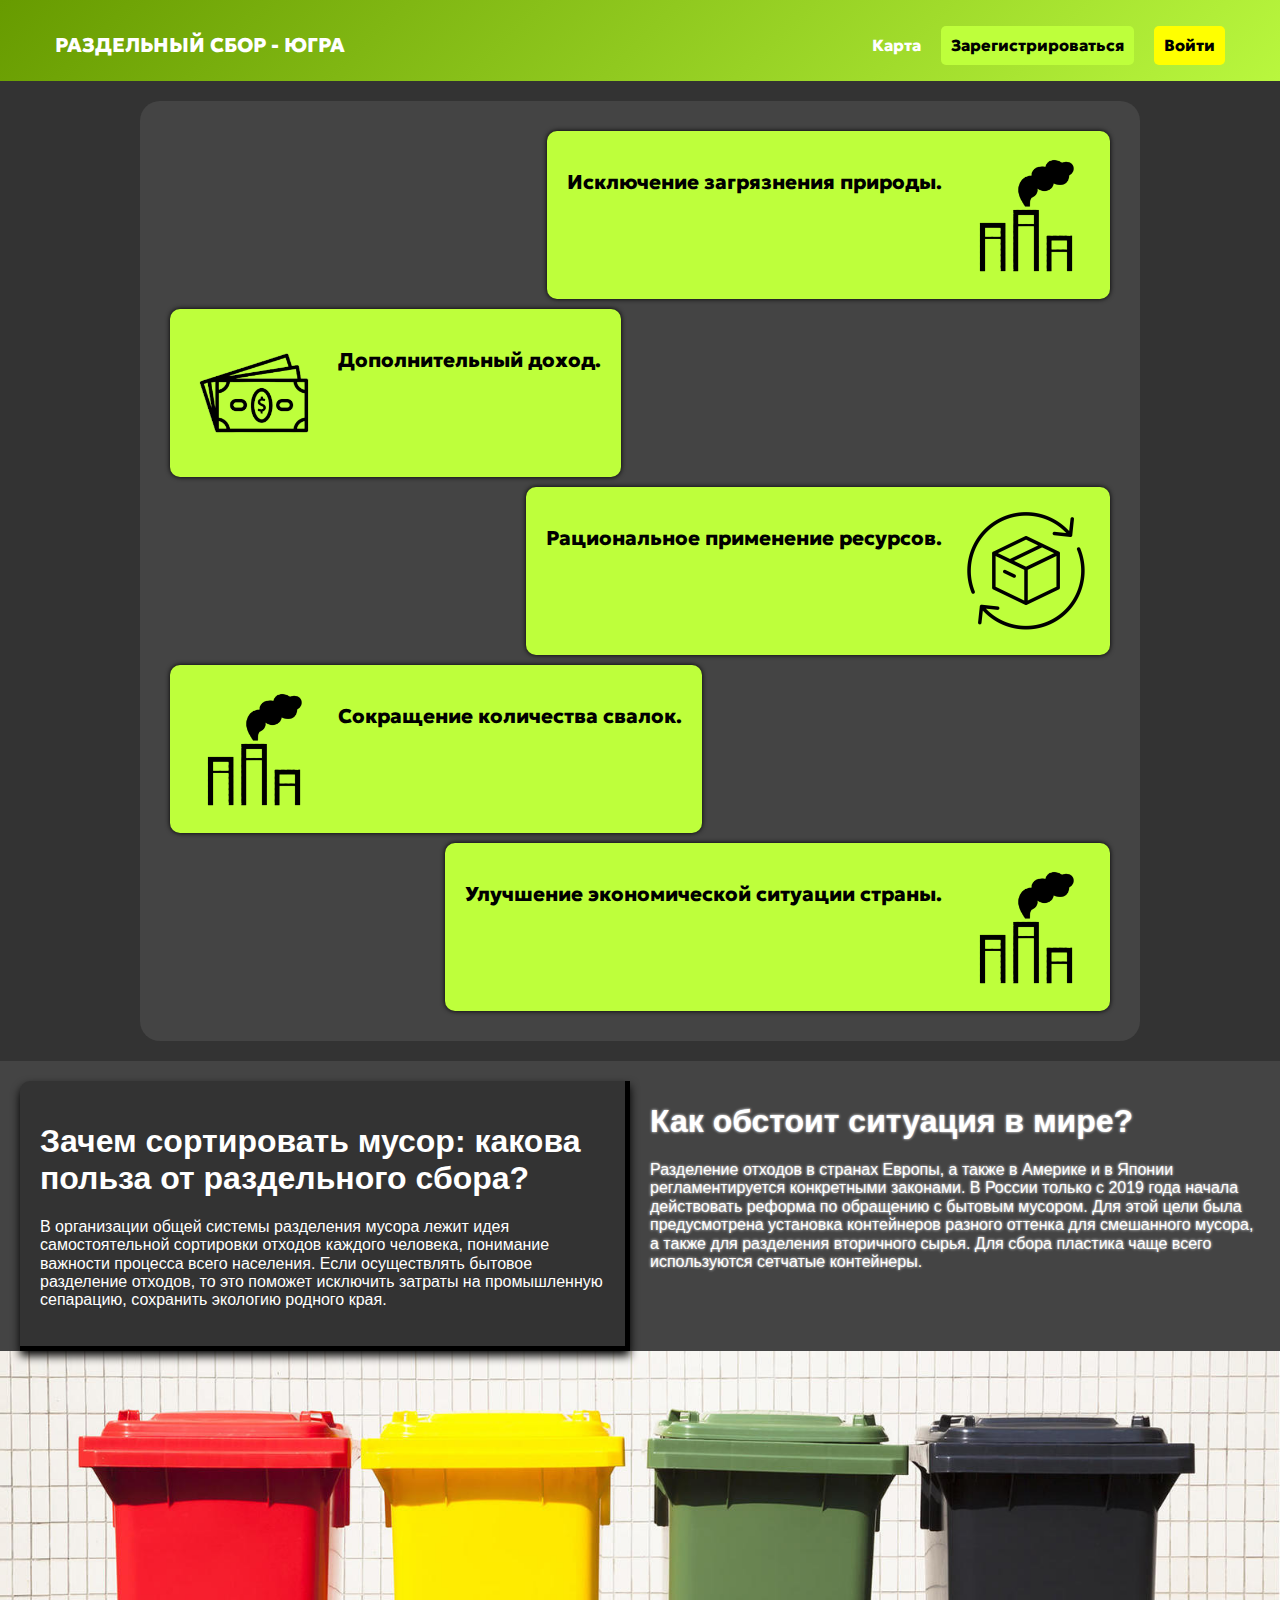
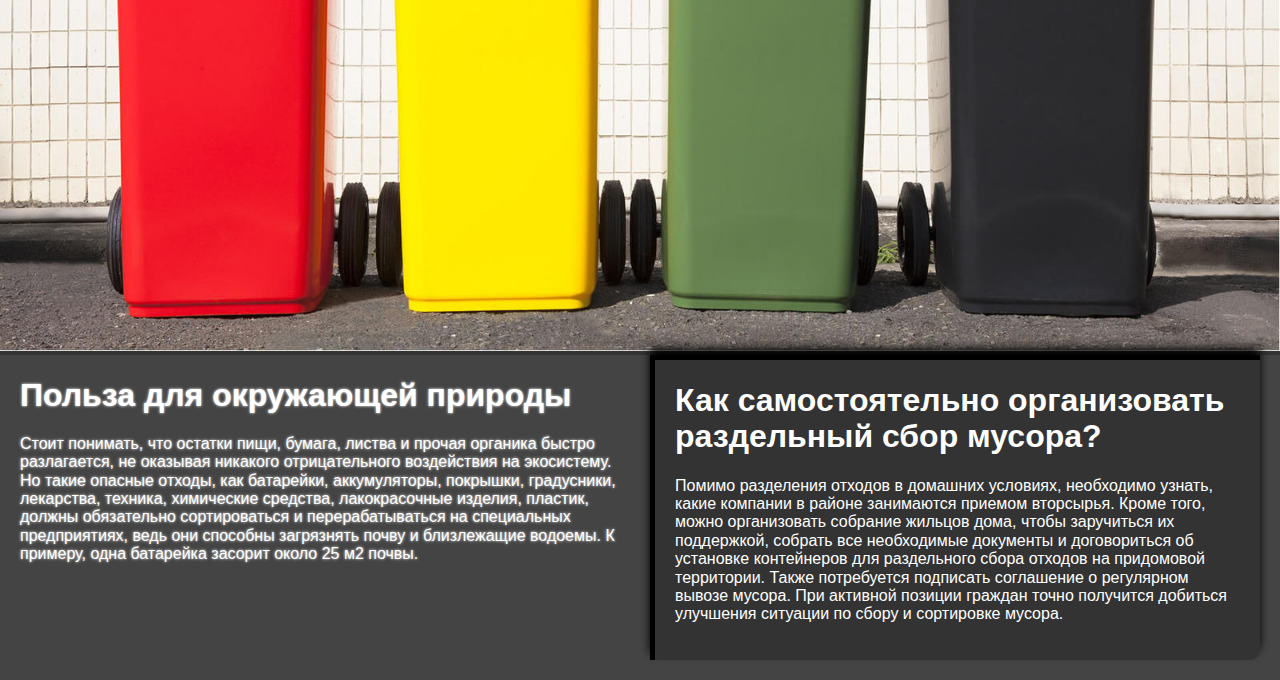
<file: template/index.html>
<!DOCTYPE html>
<html lang="en">
    <head>
        <meta charset="UTF-8">
        <meta name="viewport" content="width=device-width, initial-scale=1.0">
        <title>Сайт Раздельный Сбор</title>
        <link rel="stylesheet" href="../static/css/header.css">
        <link rel="stylesheet" href="../static/css/normalize.css">
        <link rel="stylesheet" href="../static/css/main_index.css">
        <link rel="preconnect" href="https://fonts.googleapis.com">
        <link rel="preconnect" href="https://fonts.gstatic.com" crossorigin>
        <link href="https://fonts.googleapis.com/css2?family=Arbutus&family=Bevan:ital@0;1&family=Geologica:wght@100..900&display=swap" rel="stylesheet">
        <script defer src="../js/burger.js"></script>
    </head>
    <body>
        <div class="body-wraper">
            <header class="header open">
                <div class="container header__container">
                    <a href="../template/index.html" target="_self" class="logo">
                        Раздельный сбор - Югра<!-- <img class="logo__img" src="/img/logo.svg" alt="Логотип"> -->
                    </a>
    
                    <button class="header__burger-btn" id="burger">
                        <span></span><span></span><span></span>
                    </button>
    
                    <nav class="menu" id="menu">
                        <ul class="menu__list">
                            <!-- <li class="menu__item">
                                <a class="menu__link" target="_self" href="../">
                                    Точки сбора
                                </a>
                            </li> -->
                            <li class="menu__item">
                                <a class="menu__link" href="../template/map.html" target="_self">
                                    Карта
                                </a>
                            </li>
                            <li class="menu__item">
                                <a class="menu__link" href="../template/register.html" target="_self">
                                    Зарегистрироваться
                                </a>
                            </li>
                            <li class="menu__item">
                                <a class="menu__link" href="../template/login.html" target="_self">
                                    Войти
                                </a>
                            </li>
                        </ul>
                    </nav>
                </div>
            </header>
            <main>
                <div class="info_plus">
                    <div class="add_plus one">
                        <div class="plus-text">
                            <p>
                                Исключение загрязнения природы.
                            </p>
                        </div>
                        <div class="plus-image"></div>
                        
                    </div>
                    <div class="add_plus two">
                        <div class="plus-image"></div>
                        <div class="plus-text">
                            <p>
                                Дополнительный доход.
                            </p>
                        </div>
                    </div>
                    <div class="add_plus three">

                        <div class="plus-text">
                            <p>
                                Рациональное применение ресурсов.
                            </p>
                        </div>

                        <div class="plus-image"></div>
                        
                    </div>
                    <div class="add_plus four">
                        <div class="plus-image"></div>
                    
                        <div class="plus-text">
                            <p>
                                Сокращение количества свалок.
                            </p>
                        </div>
    
                    </div>
                    <div class="add_plus five">
                        <div class="plus-text">
                            <p>
                                Улучшение экономической ситуации страны.
                            </p>
                        </div>
                        <div class="plus-image"></div>
                    </div>
                </div>
                <div class="two_quastion">
                    <div class="block_main_quastion">
                        <h1>Зачем сортировать мусор: какова польза от раздельного сбора?</h1>
                        <p>В организации общей системы разделения мусора лежит идея самостоятельной сортировки отходов каждого человека, понимание важности процесса всего населения.
                            Если осуществлять бытовое разделение отходов, то это поможет исключить затраты на промышленную сепарацию, сохранить экологию родного края.</p>
                    </div>
                    <div class="block_second_quastion">
                        <h1>Как обстоит ситуация в мире?</h1>
                        <p>Разделение отходов в странах Европы, а также в Америке и в Японии регламентируется конкретными законами. В России только с 2019 года начала действовать реформа по обращению с бытовым мусором. Для этой цели была предусмотрена установка контейнеров разного оттенка для смешанного мусора, а также для разделения вторичного сырья. Для сбора пластика чаще всего используются сетчатые контейнеры.</p>
                    </div>
                </div>
                <div class="image_util"><img src="../static/img/утилизация.jpg"></div>
                <div class="ttwo_quastion">
                    <div class="block_second_quastion">
                        <h1>Польза для окружающей природы</h1>
                        <p>Стоит понимать, что остатки пищи, бумага, листва и прочая органика быстро разлагается, не оказывая никакого отрицательного воздействия на экосистему. Но такие опасные отходы, как батарейки, аккумуляторы, покрышки, градусники, лекарства, техника, химические средства, лакокрасочные изделия, пластик, должны обязательно сортироваться и перерабатываться на специальных предприятиях, ведь они способны загрязнять почву и близлежащие водоемы. К примеру, одна батарейка засорит около 25 м2 почвы.</p>
    
                    </div>
                    <div class="block_main_quastion">
                        <h1>Как самостоятельно организовать раздельный сбор мусора?</h1>
                        <p>Помимо разделения отходов в домашних условиях, необходимо узнать, какие компании в районе занимаются приемом вторсырья. Кроме того, можно организовать собрание жильцов дома, чтобы заручиться их поддержкой, собрать все необходимые документы и договориться об установке контейнеров для раздельного сбора отходов на придомовой территории. Также потребуется подписать соглашение о регулярном вывозе мусора. При активной позиции граждан точно получится добиться улучшения ситуации по сбору и сортировке мусора.</p>
                    </div>
                </div>
            </main>
        </div>
        
    </body>
</html>
</file>
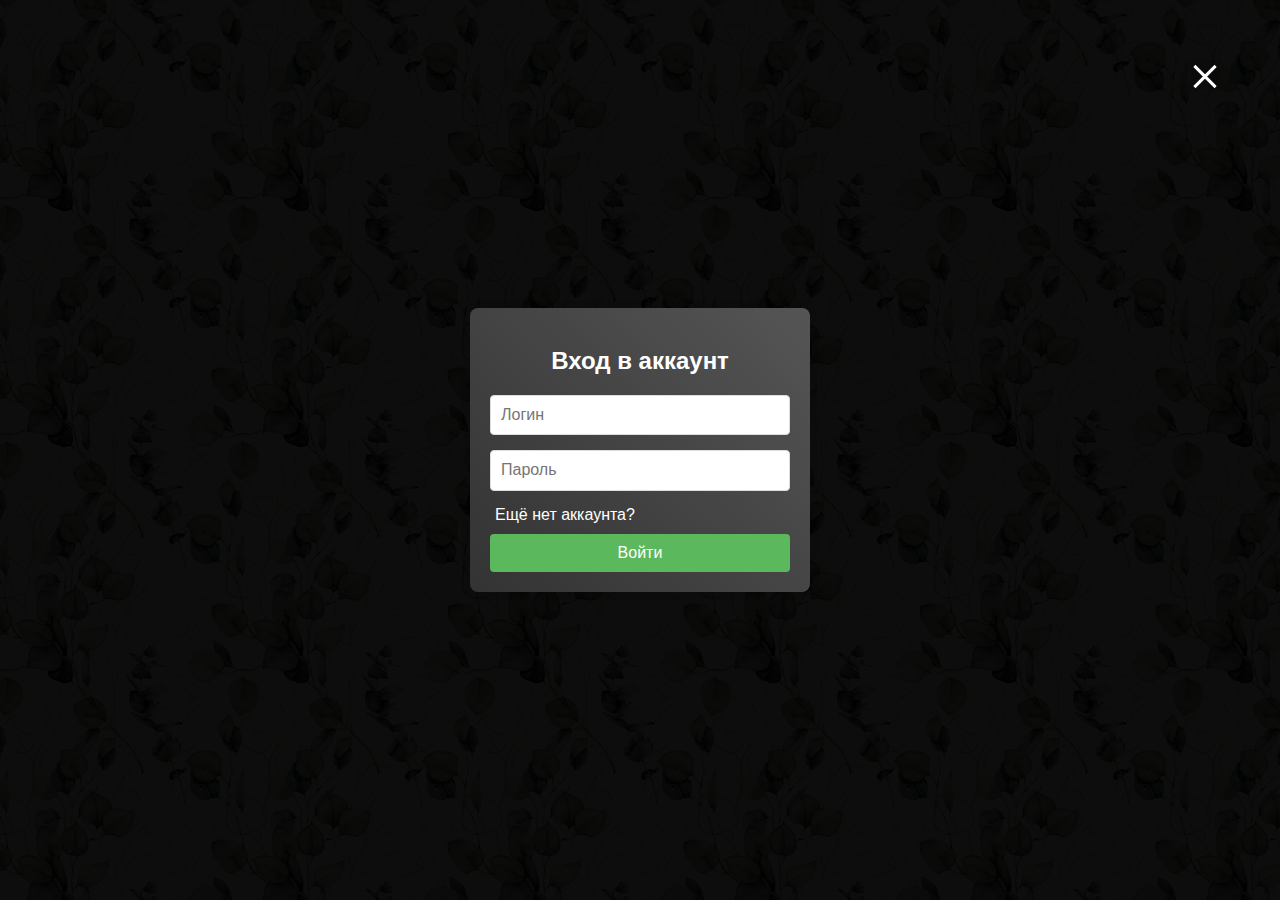
<file: template/login.html>
<!DOCTYPE html>
<html lang="en">
    <head>
        <meta charset="UTF-8">
        <meta name="viewport" content="width=device-width, initial-scale=1.0">
        <title>Сайт Раздельный Сбор</title>
        <link rel="stylesheet" href="../static/css/login.css">
        <link rel="stylesheet" href="../static/css/normalize.css">
        <link rel="preconnect" href="https://fonts.googleapis.com">
        <link rel="preconnect" href="https://fonts.gstatic.com" crossorigin>
        <link href="https://fonts.googleapis.com/css2?family=Arbutus&family=Bevan:ital@0;1&family=Geologica:wght@100..900&display=swap" rel="stylesheet">
    </head>
    <body>
        <form target="_self" action="../template/index.html" target="_blank">
            <button href="../template/index.html">
                <span></span><span></span>
            </button>
        </form>
        <div class="div_login">
            <div class="login-container">
                <h2>Вход в аккаунт</h2>
                <form action="#" method="post">
                    <input type="text" name="username" placeholder="Логин" required>
                    <input type="password" name="password" placeholder="Пароль" required>
                    <a class="exist_account" href="../template/register.html">Ещё нет аккаунта?</a>
                    <input type="submit" value="Войти">
                </form>
            </div>
        </div>
    </body>
</html>
</file>
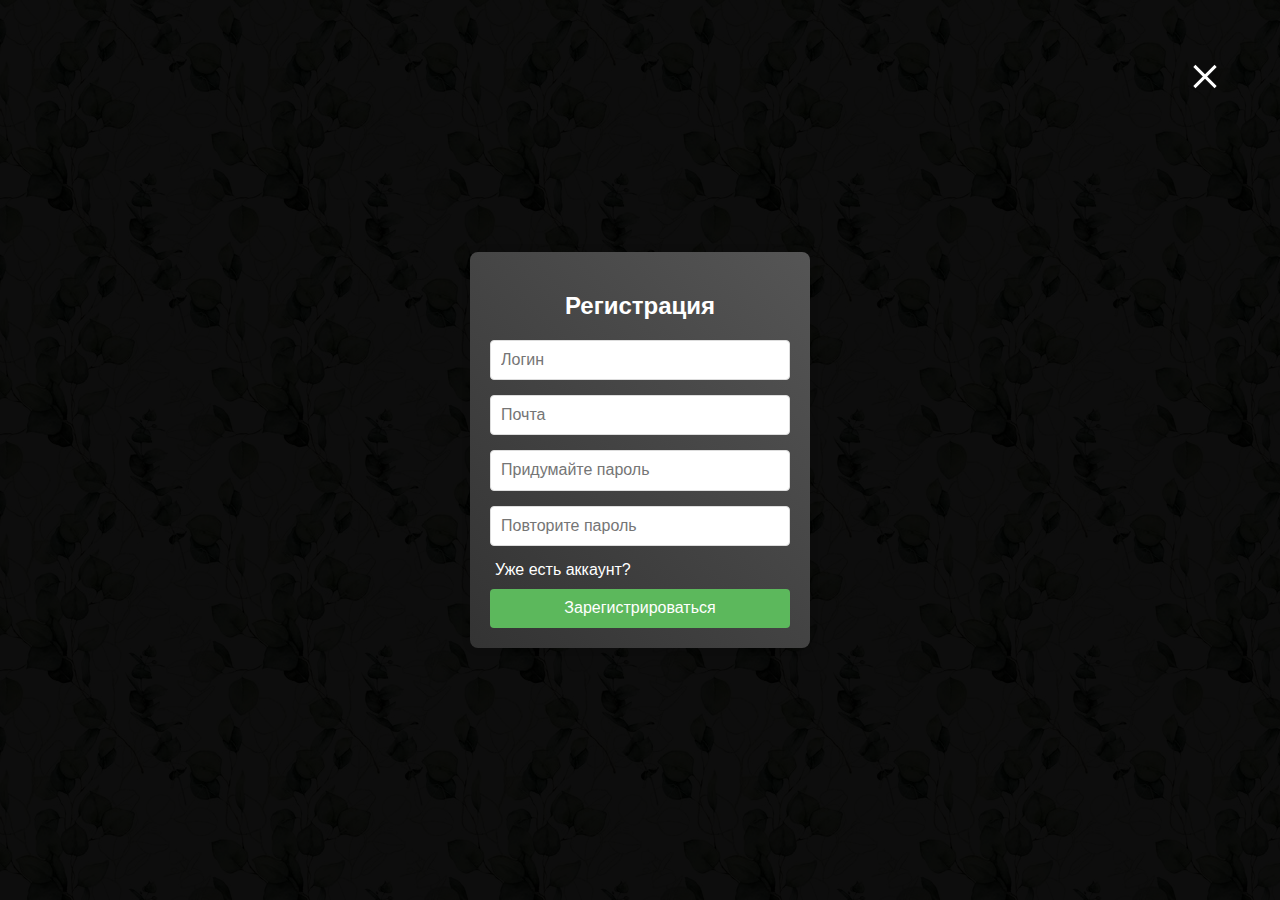
<file: template/register.html>
<!DOCTYPE html>
<html lang="en">
    <head>
        <meta charset="UTF-8">
        <meta name="viewport" content="width=device-width, initial-scale=1.0">
        <title>Сайт Раздельный Сбор</title>
        <link rel="stylesheet" href="../static/css/login.css">
        <link rel="stylesheet" href="../static/css/normalize.css">
        <link rel="preconnect" href="https://fonts.googleapis.com">
        <link rel="preconnect" href="https://fonts.gstatic.com" crossorigin>
        <link href="https://fonts.googleapis.com/css2?family=Arbutus&family=Bevan:ital@0;1&family=Geologica:wght@100..900&display=swap" rel="stylesheet">
    </head>
    <body>
        <form target="_self" action="../template/index.html" target="_blank">
            <button href="../template/index.html">
                <span></span><span></span>
            </button>
        </form>
        <div class="div_login">
            <div class="login-container">
                <h2>Регистрация</h2>
                <form action="#" method="post">
                    <input type="text" name="username" placeholder="Логин" required>
                    <input type="text" name="email" placeholder="Почта" required>
                    <input type="password" name="password" placeholder="Придумайте пароль" required>
                    <input type="password" name="password_repeat" placeholder="Повторите пароль" required>
                    <a href="../template/login.html" class="exist_account">Уже есть аккаунт?</a>
                    <input type="submit" value="Зарегистрироваться">
                </form>
            </div>
        </div>
    </body>
</html>
</file>
<file: static/css/header.css>
html {
    box-sizing: border-box;
}

*,
*::before,
*::after {
    box-sizing: inherit;
}

img {
    max-width: 100%;
}

body {
    font-family: Arial, Verdana, sans-serif;
}

.body-wraper {
    overflow: hidden;
    width: 100%;
    position: relative;
}

.container {
    max-width: 1200px;
    margin: 0 auto;
    padding: 0 15px;
}

.header {
    box-shadow: 0px 4px 1px rgba(34, 60, 80, 0.13);
    background: linear-gradient(135deg, #679B00, #B9F73E);
}



.header__container {
    display: flex;
    justify-content: space-between;
    align-items: center;
    padding-top: 10px;
}

.header__container {
    
}

.logo {
    display: block;
}

.logo {
    font-family: "Geologica", sans-serif;
    font-optical-sizing: auto;
    font-weight: 800;
    font-style: normal;
    font-size: 20px;
    font-variation-settings:
        "slnt" 0,
        "CRSV" 0,
        "SHRP" 0;
    text-decoration: none;
    color: #fff;
    text-transform: uppercase;
}

.header__burger-btn {
    display: none;
    position: relative;
    width: 40px;
    height: 40px;
    background-color: transparent;
    border: none;
    outline: none;
    z-index: 2;
    cursor: pointer;
    padding-bottom: 10px;
}

.header__burger-btn span {
    display: block;
    position: absolute;
    width: 30px;
    height: 3px;
    left: 5px;
    background-color: #fff;
    transition: background-color .3s, opacity .3s, transform .5s;
    will-change: transform;
}

.header__burger-btn:hover span {
    box-shadow: 0px 0px 5px #fff;
}

.header__burger-btn span:nth-child(1) {
    transform: translateY(-10px);
}

.header__burger-btn span:nth-child(2) {}

.header__burger-btn span:nth-child(3) {
    transform: translateY(10px);
}


/* Крестик */

.header.open .header__burger-btn span {
    background-color: white;
}

.header.open .header__burger-btn span:nth-child(1) {
    transform: translateY(0) rotate(45deg);
}

.header.open .header__burger-btn span:nth-child(2) {
    opacity: 0;
}

.header.open .header__burger-btn span:nth-child(3) {
    transform: translateY(0) rotate(-45deg);
}

.menu__list {
    display: flex;
    align-items: center;
    list-style-type: none;
}

.menu__item:not(:last-child) {
    margin-right: 20px;
}

.menu__link {
    font-family: "Geologica", sans-serif;
    font-optical-sizing: auto;
    font-weight: 800;
    font-style: normal;
    font-size: 16px;
    font-variation-settings:
        "slnt" 0,
        "CRSV" 0,
        "SHRP" 0;
    text-decoration: none;
    color: #fff;
    padding-bottom: 24px;
}

.menu__item:nth-child(3) {
    border-radius: 5px;
    padding: 10px;
    background-color: #ffff00;
}

.menu__item:nth-child(3) .menu__link {
    color: #000;
}

.menu__item:nth-child(3) .menu__link:hover {
    text-shadow: none;
    border: none;
}

.menu__item:nth-child(3):hover {
    box-shadow: 0px 0px 5px #ffff00;
}

.menu__item:nth-child(2) {
    border-radius: 5px;
    padding: 10px;
    background-color: #beff3b;
}

.menu__item:nth-child(2) .menu__link {
    color: #000;
}

.menu__item:nth-child(2) .menu__link:hover {
    text-shadow: none;
    border: none;
}

.menu__item:nth-child(2):hover {
    box-shadow: 0px 0px 5px #beff3b;
}

.menu__link:hover {
    text-shadow: 0px 0px 5px #fff;
    border-bottom: 3px solid #fff;
}

@media (max-width: 992px) {
    .header__burger-btn {
        display: block;
        position: relative;
    }
    .menu {
        position: fixed;
        right: -350px;
        top: 0;
        width: 350px;
        padding: 75px 20px 20px 20px;
        background: #97C43E;
        visibility: hidden;
        transition: transform .5s, visibility .5s;
        will-change: transform;
        height: 100vh;
        z-index: 1;
    }
    .menu__list {
        display: block;
    }
    .menu__item:not(:last-child) {
        margin-right: 0;
    }
    .menu__link:hover {
        border: none;
    }
    .menu__item:nth-child(2) {
        font-family: "Geologica", sans-serif;
        font-optical-sizing: auto;
        font-weight: 800;
        font-style: normal;
        font-size: 16px;
        border: none;
        background: none;
        font-variation-settings:
            "slnt" 0,
            "CRSV" 0,
            "SHRP" 0;
        text-decoration: none;
        color: #fff;
        padding: 0px;
        padding-bottom: 13px;    
    }
    .menu__item:nth-child(2):hover {
        box-shadow: none;
    }
    .menu__item:nth-child(2) .menu__link {
        color: #fff;
        padding-bottom: 0px;
    }
    .menu__item:nth-child(2) .menu__link:hover {
        text-shadow: 0px 0px 5px #fff;
    }

    .menu__item:nth-child(3) {
        font-family: "Geologica", sans-serif;
        font-optical-sizing: auto;
        font-weight: 800;
        font-style: normal;
        font-size: 16px;
        border: none;
        background: none;
        font-variation-settings:
            "slnt" 0,
            "CRSV" 0,
            "SHRP" 0;
        text-decoration: none;
        color: #fff;
        padding: 0px;   
    }
    .menu__item:nth-child(3):hover {
        box-shadow: none;
    }
    .menu__item:nth-child(3) .menu__link {
        color: #fff;
        padding-bottom: 0px;
    }
    .menu__item:nth-child(3) .menu__link:hover {
        text-shadow: 0px 0px 5px #fff;
    }

    .menu__link {
        color: white;
        font-size: 21px;
        display: block;
        padding: 10px;
    }
    .header.open .menu {
        transform: translateX(-100%);
        visibility: visible;
    }
}
</file>
<file: static/css/main_index.css>
main {
    width: 100vw;
    display: flex;
    flex-direction: column;
    align-items: center;
    justify-content: center;
    background-color: #333;
}

body::-webkit-scrollbar { width: 0; }

.info_plus {
    position: relative;
    display: flex;
    flex-direction: column;
    width: calc(100vw - 20px);
    max-width: 1000px;
    border-radius: 20px;
    margin: 20px 0px;
    padding: 30px;
    background-color:#444;
    gap: 10px;
}

.two, .four{
    display: flex;
    flex-direction: row;
    justify-content: start;
    align-self: start;
    gap: 20px;
}

.one, .three, .five {
    display: flex;
    flex-direction: row;
    justify-content: end;
    align-self: end;
    gap: 20px;
}

.plus-image {
    position: relative;
    width: 10vw;
    height: 10vw;
    display: flex;
    justify-self: center;
    align-self: center;
    /* min-width: 200px;
    min-height: 190px; */
    max-width: 190px;
    max-height: 180px;
}

.one .plus-image {
    background-image: url(../img/загрязнение.png);
    background-color: #beff3b;
    background-size: cover;
    border-radius: 20px;
}

.two .plus-image {
    background-image: url(../img/деньги.png);
    background-color: #beff3b;
    background-size: cover;
    border-radius: 20px;
}

.three  .plus-image {
    background-image: url(../img/переработка.png);
    background-color: #beff3b;
    background-size: cover;
    border-radius: 20px;
}

.four .plus-image {
    background-image: url(../img/загрязнение.png);
    background-color: #beff3b;
    background-size: cover;
    border-radius: 20px;
}

.five .plus-image {
    background-image: url(../img/загрязнение.png);
    background-color: #beff3b;
    background-size: cover;
    border-radius: 20px;
}

.plus-text {
    height: 100%;
    max-width: 40vw;
    position: relative;
    display: flex;
    justify-content: center;
    align-items: center;
    text-align: center;
    font-family: "Geologica", sans-serif;
    font-optical-sizing: auto;
    font-weight: 800;
    font-size: 20px;
    font-style: normal;
    font-variation-settings:
        "slnt" 0,
        "CRSV" 0,
        "SHRP" 0;
    text-decoration: none;
    color: #000;
}

.one .plus-text, .three .plus-text, .five .plus-text {
    display: flex;
    
}

.add_plus {
    padding: 20px;
    position: relative;
    background-color: #beff3b;
    box-shadow: 0px 0px 5px #000;
    border-radius: 10px;
    /* width: 50vw; */
}



.two_quastion {
    width: 100vw;
    display: grid;
    position: relative;
    flex-direction: row;
    grid-template-columns: 1fr 1fr;
    background-color: #444;
    padding-top: 20px;
    padding-left: 20px;
    padding-right: 20px;
    gap: 20px;
}

.two_quastion .block_main_quastion {
    padding: 20px;
    color: #fff;
    background-color: #333;
    border-top-left-radius: 10px;
    border-right: 5px solid #000;
    border-bottom: 5px solid #000;
    box-shadow: 0px 5px 10px #000;
}

.block_second_quastion {
    color: #fff;
    text-shadow: 0px 0px 3px #fff;
}

.image_util {
    width: 100vw;
    
    /* background-image: url(../img/утилизация.jpg);
    background-size: contain;
    height: 400px; */
}

.image_util img {
    width: 100vw;
}

.ttwo_quastion {
    width: 100vw;
    display: grid;
    position: relative;
    flex-direction: row;
    grid-template-columns: 1fr 1fr;
    background-color: #444;
    padding-bottom: 20px;
    padding-left: 20px;
    padding-right: 20px;
    gap: 20px;
}

.ttwo_quastion .block_main_quastion {
    padding: 20px;
    padding-top: 0px;
    border-left: 5px solid #000;
    border-top: 5px solid #000;
    box-shadow: 0px -7px 10px #000;
    color: #fff;
    background-color: #333;
    border-bottom-right-radius: 10px;
}

.block_second_quastion {
    color: #fff;
    text-shadow: 0px 0px 3px #fff;
}

.image_util {
    width: 100vw;
    /* background-image: url(../img/утилизация.jpg);
    background-size: contain;
    height: 400px; */
}

.image_util img {
    width: 100vw;
}
</file>
<file: static/css/login.css>
body {
    font-family: Arial, sans-serif;
    background-image: url(../img/узор\ листьев.jpg);
    background-color: rgba(0, 0, 0, 0.95);
    background-blend-mode:color;
    margin: 0;
    padding: 0;
    display: flex;
    justify-content: center;
    align-items: center;
    height: 100vh;
}

button {
    border: none;
    position: absolute;
    top: 60px;
    right: 60px;
    width: 30px;
    height: 30px;
    background-color: rgba(0, 0, 0, 0.1);
}
button span {
    
    background-color: #fff;
}

.exist_account {
    text-decoration: none;
    color: #fff;
    margin-bottom: 10px;
    margin-left: 5px;
}

button span:nth-child(1) {
    display: block;
    position: absolute;
    top: 15px;
    right: 0px;
    width: 30px;
    height: 3px;
    transform: translateY(0) rotate(45deg);
}

button span:nth-child(2) {
    display: block;
    position: absolute;
    top: 15px;
    right: 0px;
    width: 30px;
    height: 3px;
    transform: translateY(0) rotate(135deg);
}

.login-container {
    background: linear-gradient(45deg, #333, #555);
    padding: 20px;
    border-radius: 8px;
    box-shadow: 0 0 10px rgba(0, 0, 0, 0.1);
    width: 300px;
}
.login-container h2 {
    text-align: center;
    color: #fff;
}
.login-container form {
    display: flex;
    flex-direction: column;
}
.login-container form input[type="text"],
.login-container form input[type="password"] {
    margin-bottom: 15px;
    padding: 10px;
    border: 1px solid #ddd;
    border-radius: 4px;
}
.login-container form input[type="submit"] {
    background-color: #5cb85c;
    color: white;
    border: none;
    padding: 10px;
    border-radius: 4px;
    cursor: pointer;
}
.login-container form input[type="submit"]:hover {
    background-color: #4cae4c;
}
</file>
